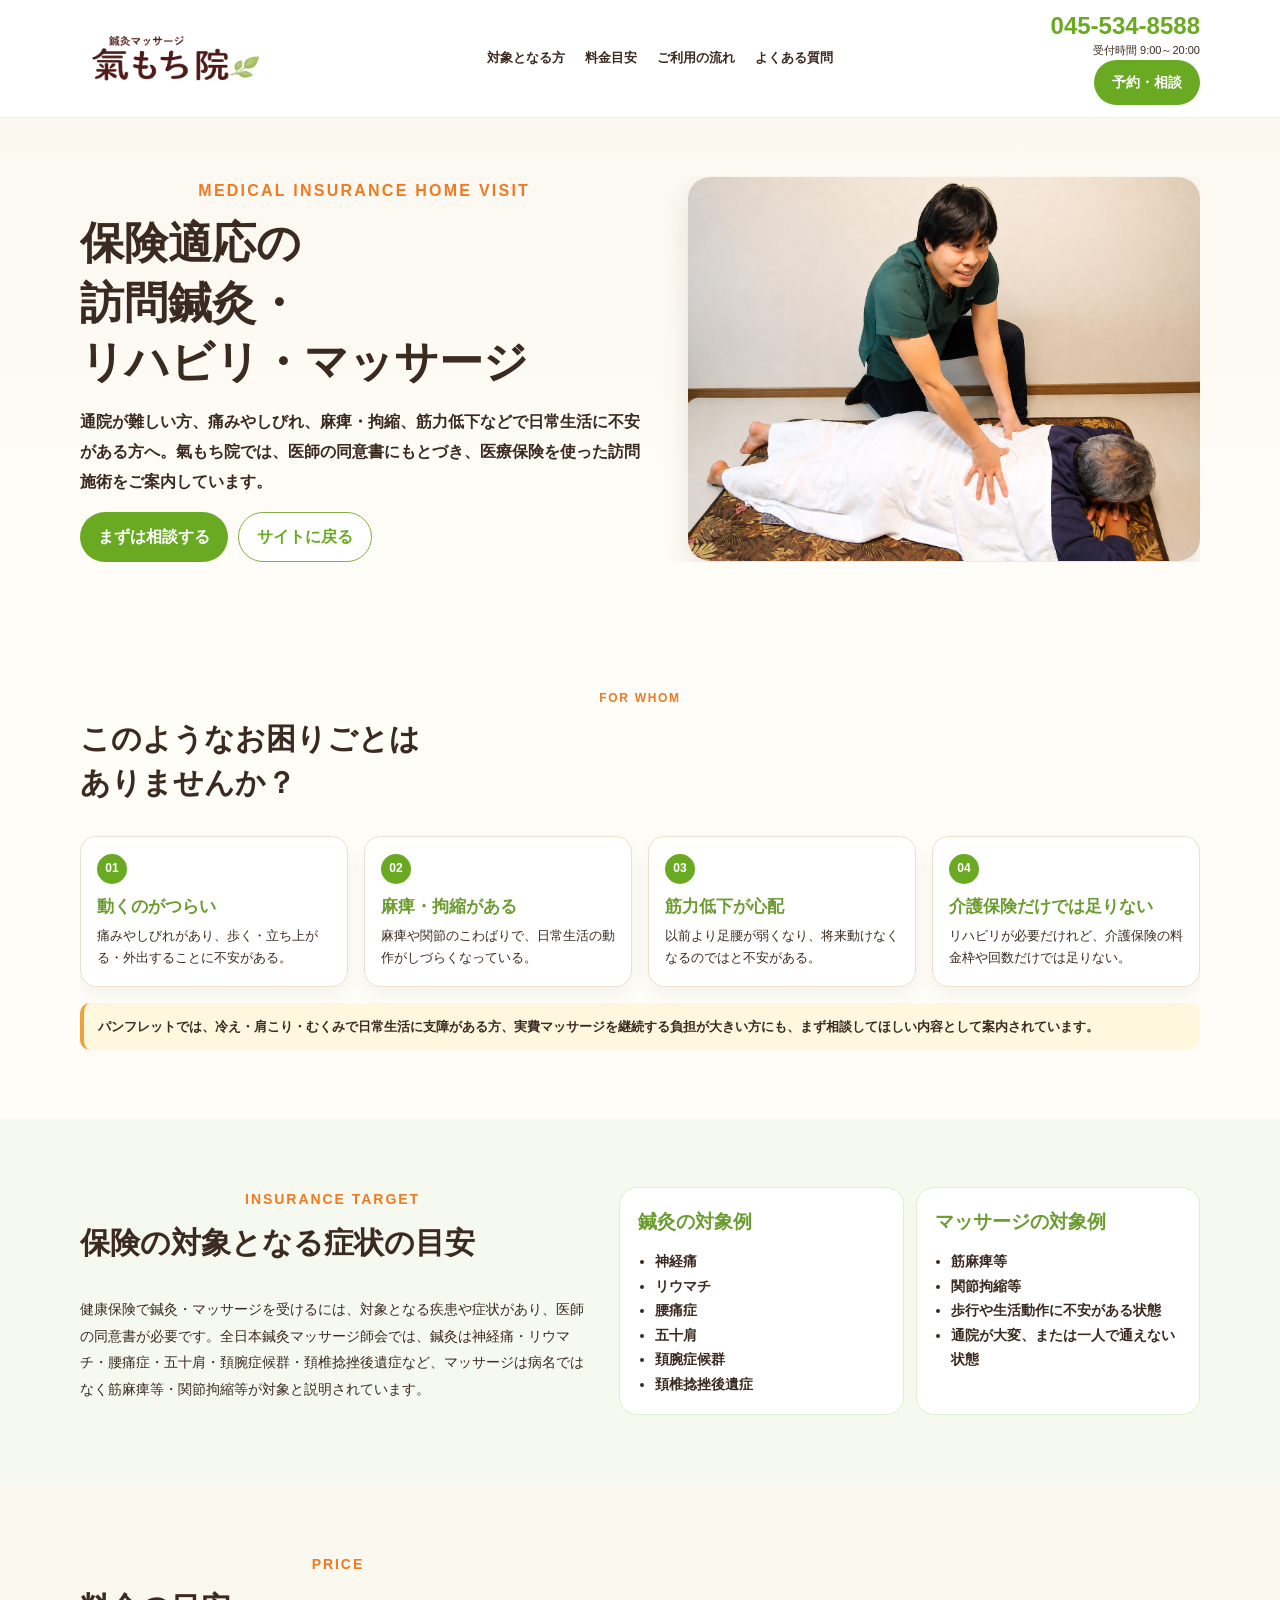
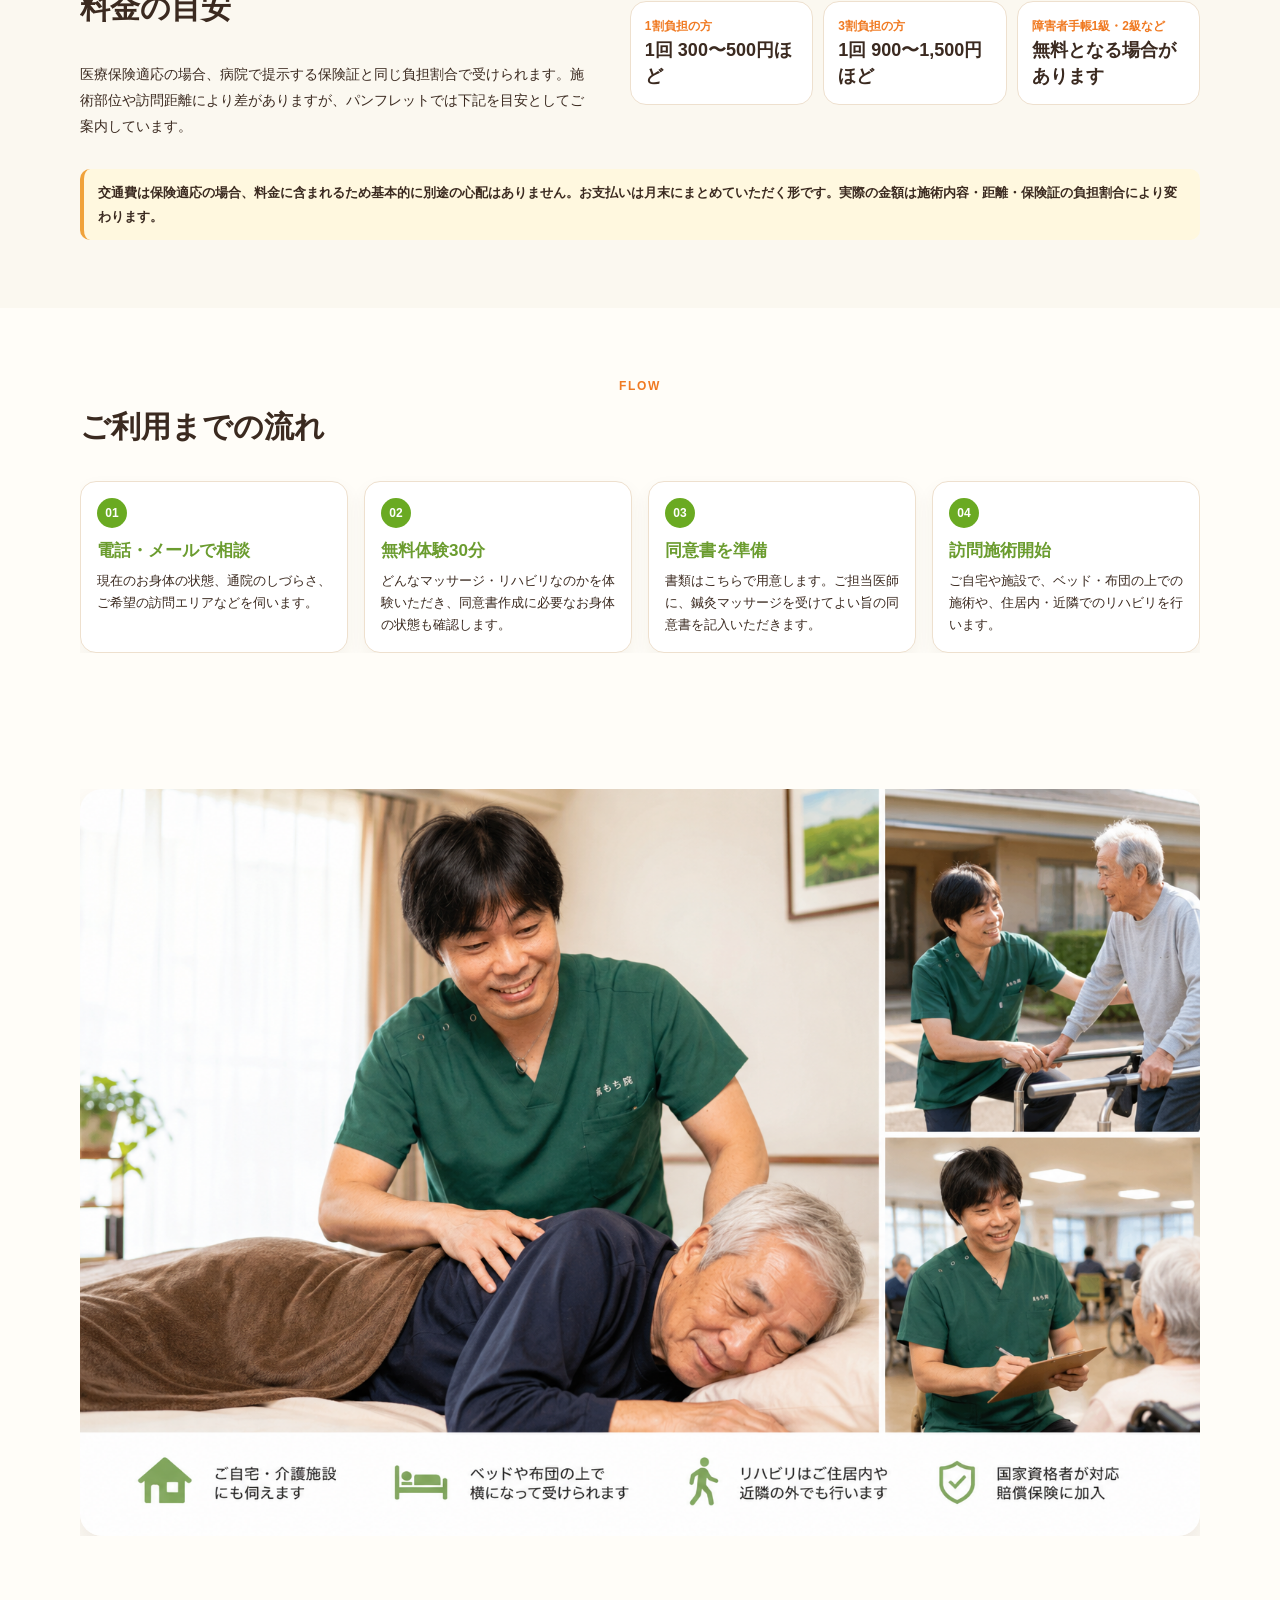
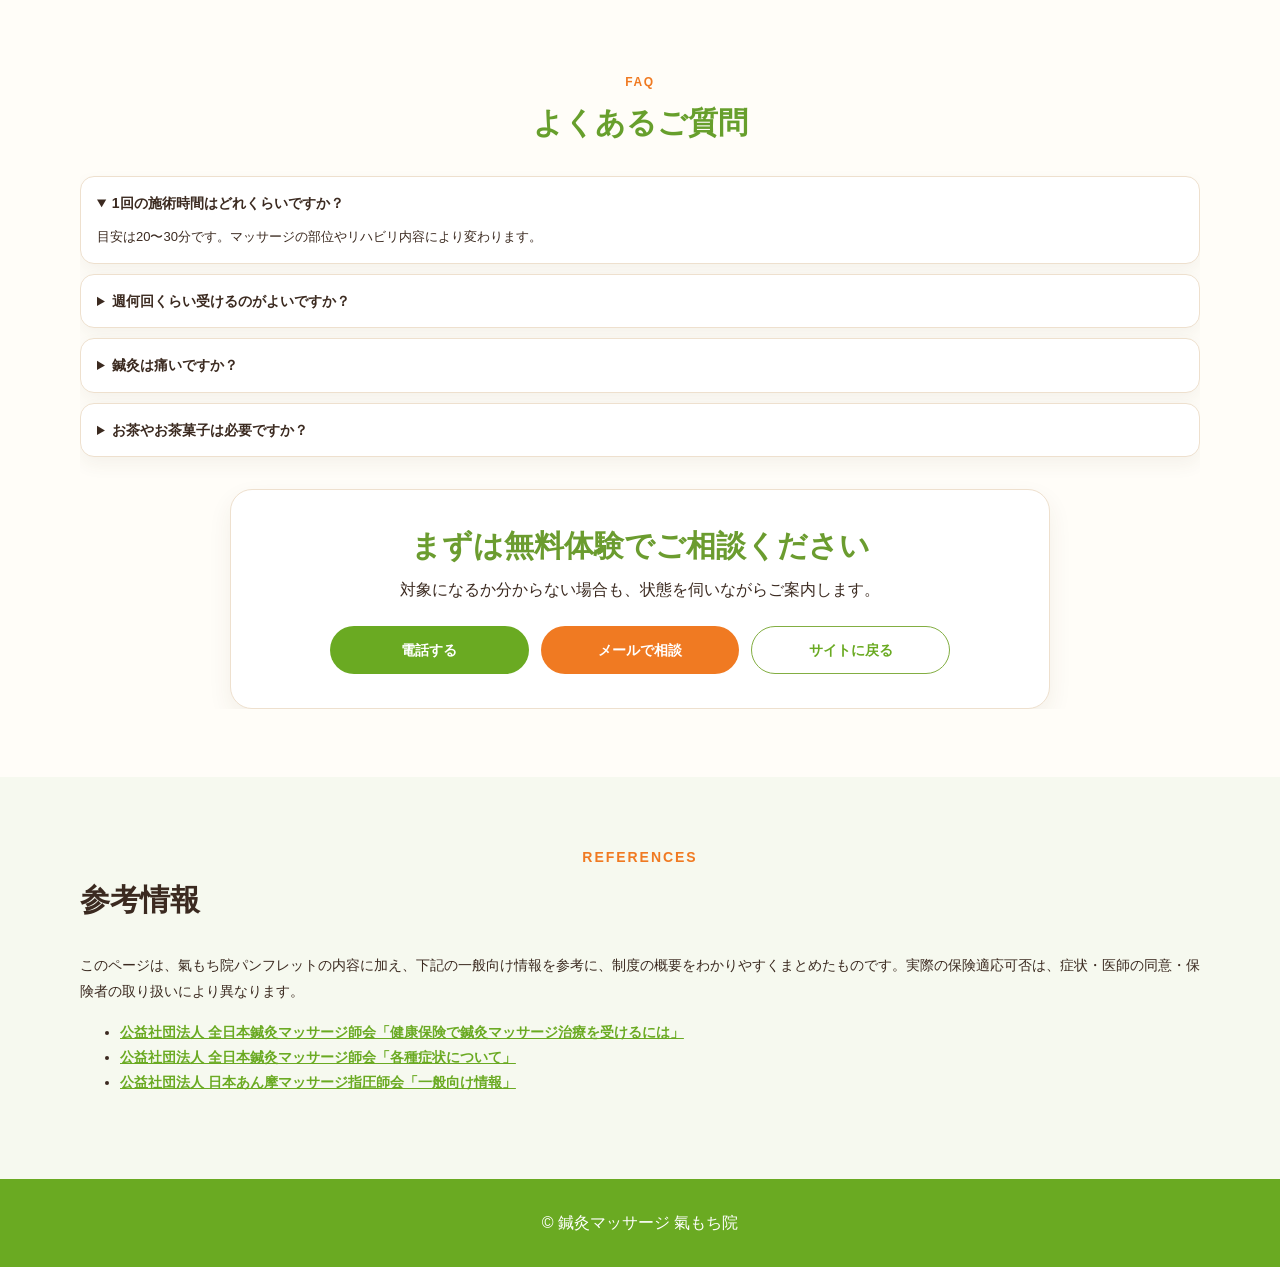
<file: insurance.html>
<!DOCTYPE html>
<html lang="ja">
<head>
  <meta charset="UTF-8" />
  <meta name="viewport" content="width=device-width, initial-scale=1.0" />
  <title>保険適応の訪問鍼灸・リハビリ・マッサージ｜氣もち院</title>
  <meta name="description" content="氣もち院の保険適応による訪問鍼灸・リハビリ・マッサージについて。対象となる症状、医師の同意書、料金目安、無料体験、施術の流れをわかりやすくご案内します。" />
  <link rel="icon" href="favicon.ico" sizes="any" />
  <link rel="icon" type="image/png" sizes="32x32" href="images/favicon-32x32.png" />
  <link rel="icon" type="image/png" sizes="16x16" href="images/favicon-16x16.png" />
  <link rel="apple-touch-icon" href="images/apple-touch-icon.png" />
  <link rel="manifest" href="site.webmanifest" />
  <meta name="theme-color" content="#6aaa22" />
  <link rel="stylesheet" href="style.css?v=20260723-1" />
  <style>
    @media (max-width: 699px) {
      .detail-page, .detail-page main, .detail-page section, .detail-page .container {
        width: 100%;
        max-width: 100vw;
        overflow-x: hidden;
      }
      .detail-page .container {
        padding-left: 36px;
        padding-right: 36px;
      }
      .detail-page .button-row {
        display: grid;
        grid-template-columns: 1fr;
      }
      .detail-page .button-row .btn {
        width: 100%;
      }
      .detail-page h1,
      .detail-page h2,
      .detail-page h3,
      .detail-page p,
      .detail-page li {
        max-width: 100%;
        white-space: normal;
        word-break: break-all;
        overflow-wrap: anywhere;
      }
    }
  </style>
</head>
<body class="detail-page">
<header class="site-header detail-header">
  <div class="container header-inner">
    <a class="logo" href="index.html#top" aria-label="氣もち院サイトトップへ戻る">
      <img src="images/logo.png" alt="鍼灸マッサージ 氣もち院" decoding="async" />
    </a>
    <nav class="nav" aria-label="詳細ページメニュー">
      <a href="#about">対象となる方</a>
      <a href="#price">料金目安</a>
      <a href="#flow">ご利用の流れ</a>
      <a href="#faq-detail">よくある質問</a>
    </nav>
    <div class="header-contact">
      <span>045-534-8588</span>
      <small>受付時間 9:00～20:00</small>
      <a href="index.html#reserve">予約・相談</a>
    </div>
  </div>
</header>

<main id="top">
  <section class="detail-hero">
    <div class="container detail-hero-grid">
      <div>
        <p class="section-kicker">Medical Insurance Home Visit</p>
        <h1>保険適応の<br>訪問鍼灸・<br>リハビリ・マッサージ</h1>
        <p>通院が難しい方、痛みやしびれ、麻痺・拘縮、筋力低下などで日常生活に不安がある方へ。氣もち院では、医師の同意書にもとづき、医療保険を使った訪問施術をご案内しています。</p>
        <div class="button-row">
          <a class="btn primary" href="index.html#reserve">まずは相談する</a>
          <a class="btn outline" href="index.html#insurance">サイトに戻る</a>
        </div>
      </div>
      <img src="images/photo_visit_massage.png" alt="訪問先で腹臥位の指圧を行う様子" decoding="async" fetchpriority="high" />
    </div>
  </section>

  <section id="about" class="section detail-section">
    <div class="container">
      <p class="section-kicker">For Whom</p>
      <h2>このようなお困りごとは<br>ありませんか？</h2>
      <div class="detail-card-grid">
        <article><span>01</span><h3>動くのがつらい</h3><p>痛みやしびれがあり、歩く・立ち上がる・外出することに不安がある。</p></article>
        <article><span>02</span><h3>麻痺・拘縮がある</h3><p>麻痺や関節のこわばりで、日常生活の動作がしづらくなっている。</p></article>
        <article><span>03</span><h3>筋力低下が心配</h3><p>以前より足腰が弱くなり、将来動けなくなるのではと不安がある。</p></article>
        <article><span>04</span><h3>介護保険だけでは足りない</h3><p>リハビリが必要だけれど、介護保険の料金枠や回数だけでは足りない。</p></article>
      </div>
      <p class="detail-note">パンフレットでは、冷え・肩こり・むくみで日常生活に支障がある方、実費マッサージを継続する負担が大きい方にも、まず相談してほしい内容として案内されています。</p>
    </div>
  </section>

  <section class="section target-section">
    <div class="container target-layout">
      <div>
        <p class="section-kicker">Insurance Target</p>
        <h2>保険の対象となる症状の目安</h2>
        <p>健康保険で鍼灸・マッサージを受けるには、対象となる疾患や症状があり、医師の同意書が必要です。全日本鍼灸マッサージ師会では、鍼灸は神経痛・リウマチ・腰痛症・五十肩・頚腕症候群・頚椎捻挫後遺症など、マッサージは病名ではなく筋麻痺等・関節拘縮等が対象と説明されています。</p>
      </div>
      <div class="target-cards">
        <article>
          <h3>鍼灸の対象例</h3>
          <ul>
            <li>神経痛</li>
            <li>リウマチ</li>
            <li>腰痛症</li>
            <li>五十肩</li>
            <li>頚腕症候群</li>
            <li>頚椎捻挫後遺症</li>
          </ul>
        </article>
        <article>
          <h3>マッサージの対象例</h3>
          <ul>
            <li>筋麻痺等</li>
            <li>関節拘縮等</li>
            <li>歩行や生活動作に不安がある状態</li>
            <li>通院が大変、または一人で通えない状態</li>
          </ul>
        </article>
      </div>
    </div>
  </section>

  <section id="price" class="section detail-section soft-detail">
    <div class="container price-layout">
      <div>
        <p class="section-kicker">Price</p>
        <h2>料金の目安</h2>
        <p>医療保険適応の場合、病院で提示する保険証と同じ負担割合で受けられます。施術部位や訪問距離により差がありますが、パンフレットでは下記を目安としてご案内しています。</p>
      </div>
      <div class="price-boxes">
        <div><span>1割負担の方</span><strong>1回 300〜500円ほど</strong></div>
        <div><span>3割負担の方</span><strong>1回 900〜1,500円ほど</strong></div>
        <div><span>障害者手帳1級・2級など</span><strong>無料となる場合があります</strong></div>
      </div>
    </div>
    <div class="container">
      <p class="detail-note">交通費は保険適応の場合、料金に含まれるため基本的に別途の心配はありません。お支払いは月末にまとめていただく形です。実際の金額は施術内容・距離・保険証の負担割合により変わります。</p>
    </div>
  </section>

  <section id="flow" class="section detail-section">
    <div class="container">
      <p class="section-kicker">Flow</p>
      <h2>ご利用までの流れ</h2>
      <div class="detail-flow">
        <article><span>01</span><h3>電話・メールで相談</h3><p>現在のお身体の状態、通院のしづらさ、ご希望の訪問エリアなどを伺います。</p></article>
        <article><span>02</span><h3>無料体験30分</h3><p>どんなマッサージ・リハビリなのかを体験いただき、同意書作成に必要なお身体の状態も確認します。</p></article>
        <article><span>03</span><h3>同意書を準備</h3><p>書類はこちらで用意します。ご担当医師に、鍼灸マッサージを受けてよい旨の同意書を記入いただきます。</p></article>
        <article><span>04</span><h3>訪問施術開始</h3><p>ご自宅や施設で、ベッド・布団の上での施術や、住居内・近隣でのリハビリを行います。</p></article>
      </div>
    </div>
  </section>

  <section class="section detail-section visit-section">
    <div class="container">
      <img class="home-care-service-image" src="images/home-care-service.png" alt="ご自宅・介護施設にも伺える訪問施術のご案内。ベッドや布団の上で横になって受けられ、リハビリは住居内や近隣の外でも行えます。国家資格者が対応し賠償保険にも加入しています。" loading="lazy" decoding="async" />
    </div>
  </section>

  <section id="faq-detail" class="section faq-section">
    <div class="container">
      <p class="section-kicker">FAQ</p>
      <h2>よくあるご質問</h2>
      <div class="faq-list">
        <details open>
          <summary>1回の施術時間はどれくらいですか？</summary>
          <p>目安は20〜30分です。マッサージの部位やリハビリ内容により変わります。</p>
        </details>
        <details>
          <summary>週何回くらい受けるのがよいですか？</summary>
          <p>パンフレットでは週2〜3回をおすすめしています。お身体の状態や生活リズムに合わせてご相談ください。</p>
        </details>
        <details>
          <summary>鍼灸は痛いですか？</summary>
          <p>まったくないとは言えませんが、鍼はとても細く、注射のような痛みとは異なります。お灸も火傷にならないよう注意して行います。</p>
        </details>
        <details>
          <summary>お茶やお茶菓子は必要ですか？</summary>
          <p>お気遣いは不要です。必要な料金をいただいていますので、どうぞご負担なくお迎えください。</p>
        </details>
      </div>
      <div class="detail-cta">
        <h2>まずは無料体験でご相談ください</h2>
        <p>対象になるか分からない場合も、状態を伺いながらご案内します。</p>
        <div class="button-row">
          <a class="btn primary" href="tel:0455348588">電話する</a>
          <a class="btn mail" href="mailto:kimochiin@gmail.com">メールで相談</a>
          <a class="btn outline" href="index.html#insurance">サイトに戻る</a>
        </div>
      </div>
    </div>
  </section>

  <section class="section source-section">
    <div class="container">
      <p class="section-kicker">References</p>
      <h2>参考情報</h2>
      <p>このページは、氣もち院パンフレットの内容に加え、下記の一般向け情報を参考に、制度の概要をわかりやすくまとめたものです。実際の保険適応可否は、症状・医師の同意・保険者の取り扱いにより異なります。</p>
      <ul>
        <li><a href="https://www.zensin.or.jp/kokumin/insurance/" target="_blank" rel="noopener">公益社団法人 全日本鍼灸マッサージ師会「健康保険で鍼灸マッサージ治療を受けるには」</a></li>
        <li><a href="https://www.zensin.or.jp/kokumin/symptom/" target="_blank" rel="noopener">公益社団法人 全日本鍼灸マッサージ師会「各種症状について」</a></li>
        <li><a href="https://nichimakai.or.jp/public.html" target="_blank" rel="noopener">公益社団法人 日本あん摩マッサージ指圧師会「一般向け情報」</a></li>
      </ul>
    </div>
  </section>
</main>

<div class="fixed-contact" aria-label="固定予約ボタン">
  <a class="fixed-tel" href="tel:0455348588">電話する</a>
  <a class="fixed-mail" href="mailto:kimochiin@gmail.com">メール相談</a>
</div>

<footer>
  <p>© 鍼灸マッサージ 氣もち院</p>
</footer>
<script src="script.js"></script>
</body>
</html>
</file>
<file: style.css>
*{box-sizing:border-box}html{scroll-behavior:smooth}body{margin:0;font-family:"Yu Gothic","Hiragino Sans",sans-serif;color:#3b2a20;background:#fffdf8;line-height:1.75;font-size:15px;padding-bottom:74px}.container{width:min(100% - 28px,1120px);margin:auto}img{max-width:100%;display:block}a{text-decoration:none}.site-header{position:sticky;top:0;z-index:50;background:rgba(255,255,255,.96);backdrop-filter:blur(8px);border-bottom:1px solid #eee}.header-inner{display:flex;align-items:center;justify-content:space-between;gap:10px;padding:8px 0}.logo img{width:128px}.nav{display:none}.header-contact{text-align:right}.header-contact span,.header-contact small{display:none}.header-contact a,.btn{display:inline-flex;align-items:center;justify-content:center;border-radius:999px;font-weight:900}.header-contact a{background:#6aaa22;color:#fff;padding:7px 12px;font-size:12px}.hero{background:#fbf7ed}.hero-frame{display:flex;flex-direction:column}.hero-overlay{order:1;padding:28px 6% 18px;background:linear-gradient(180deg,#fffdf8 0%,#fbf7ed 100%)}.hero-bg{order:2;width:100%;height:auto;object-fit:contain}.hero-catch{font-size:15px;font-weight:900;margin:0 0 8px}.hero-title{font-size:29px;line-height:1.42;margin:0 0 12px;font-weight:900;letter-spacing:.02em}.hero-title-line{display:block}.hero-title span span,.hero-title>span:last-child span{color:#f07a22}.hero-lead{font-size:13px;font-weight:800;line-height:1.7;margin:0 0 16px}.hero-btn{width:100%;background:#6aaa22;color:#fff;border-radius:12px;padding:12px 14px;font-size:13px;font-weight:900;box-shadow:0 10px 20px rgba(72,123,25,.2)}.hero-btn:after{content:"→";margin-left:10px}.trust-strip{background:#6aaa22;color:#fff;padding:10px 0}.trust-grid{display:grid;grid-template-columns:repeat(2,1fr);gap:8px;text-align:center}.trust-grid div{padding:6px 4px}.trust-grid strong{display:block;font-size:14px;line-height:1.35}.trust-grid span{display:block;font-size:10px;line-height:1.45;font-weight:700}.section{padding:38px 0}.soft,.policy-section,.access{background:#fbf8f0}.section-kicker{text-align:center;margin:0 0 8px;color:#f07a22;font-size:12px;font-weight:900;letter-spacing:.14em;text-transform:uppercase}.section h2{display:flex;align-items:center;justify-content:center;gap:8px;margin:0 0 22px;text-align:center;color:#679f2c;font-size:23px;line-height:1.45}.section h2 img{width:28px}.center{text-align:center;font-size:16px;font-weight:900}.center strong{color:#f07a22}.worry-grid{display:grid;grid-template-columns:repeat(2,1fr);gap:12px}.worry-card{background:#fff;border:1px solid #eee0ce;border-radius:16px;padding:12px 8px;text-align:center;box-shadow:0 8px 18px rgba(88,61,35,.06)}.worry-card img{height:92px;margin:0 auto 8px;object-fit:contain}.worry-card h3{font-size:12px;line-height:1.5;margin:0}.effect-grid{display:grid;grid-template-columns:repeat(2,1fr);gap:12px}.effect-grid article{background:#fff;border-radius:16px;padding:14px 10px;text-align:center;box-shadow:0 8px 18px rgba(88,61,35,.05)}.effect-grid img{width:90px;height:90px;object-fit:contain;border-radius:50%;background:#fffaf0;margin:0 auto 8px}.effect-grid h3{color:#6b9c2f;font-size:15px;line-height:1.45;margin:0}.effect-grid p{display:none}.policy-layout{display:grid;gap:18px}.policy-layout h2{display:block;color:#3b2a20;font-size:22px;text-align:left;margin-bottom:12px}.policy-layout p{font-size:14px;line-height:1.8}.policy-card{background:#fff;border:1px solid #eee0ce;border-radius:18px;padding:18px;box-shadow:0 8px 18px rgba(88,61,35,.06)}.policy-card h3{color:#6b9c2f;margin:0 0 10px}.policy-card ul{margin:0;padding-left:1.2em;font-weight:800;font-size:14px}.reason-layout{display:grid;gap:20px}.reason-grid{display:grid;grid-template-columns:repeat(2,1fr);gap:12px;text-align:center}.reason-grid article{background:#fff;border:1px solid #eee0ce;border-radius:16px;padding:14px 8px;box-shadow:0 8px 18px rgba(88,61,35,.05)}.reason-grid img{height:42px;margin:0 auto 8px}.reason-grid h3{color:#6b9c2f;font-size:14px;line-height:1.45;margin:0 0 4px}.reason-grid p{font-size:11px;line-height:1.55;margin:0}.treatment-photo{border-radius:18px;box-shadow:0 10px 22px rgba(0,0,0,.1)}.flow-grid{display:grid;grid-template-columns:repeat(2,1fr);gap:12px}.flow-grid article,.symptom-grid article{background:#fff;border:1px solid #eee0ce;border-radius:16px;padding:14px;box-shadow:0 8px 18px rgba(88,61,35,.06)}.flow-grid span{display:inline-flex;width:28px;height:28px;border-radius:50%;background:#6aaa22;color:#fff;align-items:center;justify-content:center;font-weight:900;font-size:12px}.flow-grid h3{color:#6b9c2f;margin:8px 0 4px;font-size:15px}.flow-grid p{font-size:12px;line-height:1.7;margin:0}.profile-layout{display:grid;grid-template-columns:96px 1fr;gap:16px;align-items:start}.profile-layout>img{width:96px;filter:drop-shadow(0 8px 12px rgba(0,0,0,.12))}.profile-layout h2{text-align:left;justify-content:flex-start;margin-bottom:8px}.profile-layout h3{font-size:20px;color:#3b2a20;margin:0 0 8px}.profile-layout p{font-size:13px;line-height:1.8}.license-list{grid-column:1 / -1;display:grid;gap:8px;margin-top:12px}.license-list div{border-bottom:1px solid #eee0ce;padding-bottom:8px}.license-list dt{font-weight:900;color:#6aaa22}.license-list dd{margin:0;font-weight:700;font-size:13px}.community-section.event-section{background:linear-gradient(180deg,#fff8bd 0%,#fff1a6 55%,#fff8d5 100%);padding:34px 0;overflow:hidden}.event-title-img-wrap{text-align:center;margin:0 auto 16px}.event-title-img{width:100%;max-width:520px;margin:auto;filter:drop-shadow(0 8px 16px rgba(91,121,31,.18))}.event-hero{display:grid;gap:16px}.event-copy .section-kicker{text-align:left}.event-copy h2{display:block;text-align:left;color:#3b2a20;font-size:25px;line-height:1.45;margin:0 0 12px}.event-heading-line{display:block}.event-heading em{color:#e56d15;font-style:normal}.event-copy p{font-size:14px;line-height:1.85;font-weight:800;margin:0}.event-photo-card{border:5px solid rgba(255,255,255,.8);border-radius:24px;overflow:hidden;box-shadow:0 12px 26px rgba(88,61,35,.14)}.event-photo-card img{width:100%;aspect-ratio:16/10;object-fit:cover;object-position:center}.event-program-grid{display:grid;gap:14px;margin-top:18px}.event-program-card{background:rgba(255,255,255,.9);border:1px solid rgba(238,191,95,.65);border-radius:22px;padding:18px;box-shadow:0 12px 26px rgba(88,61,35,.09);display:grid;grid-template-columns:1fr 110px;gap:8px;align-items:end}.program-label{display:block;color:#6b625a;font-size:12px;margin-bottom:6px}.event-program-card h3{font-size:18px;line-height:1.42;color:#e56d15;margin:0 0 8px}.event-program-card h3 span{display:inline}.event-program-card p{font-size:13px;line-height:1.75;font-weight:800;margin:0 0 10px}.event-program-card ul{list-style:none;margin:0;padding:0;display:grid;gap:5px}.event-program-card li{position:relative;padding-left:18px;font-size:12px;font-weight:900}.event-program-card li:before{content:"✓";position:absolute;left:0;color:#79b530}.event-program-illust{width:110px;max-height:130px;object-fit:contain;align-self:end}.event-info-bar{margin-top:16px;background:rgba(255,255,255,.88);border:1px solid rgba(238,191,95,.65);border-radius:18px;padding:16px;display:grid;grid-template-columns:repeat(2,1fr);gap:12px}.event-info-bar>div:first-child{grid-column:1 / -1}.event-info-bar span{display:block;color:#6aaa22;font-size:12px;font-weight:900}.event-info-bar strong{font-size:16px;line-height:1.4}.event-info-main strong{font-size:24px}.event-info-bar small{display:block;font-size:12px;font-weight:800;line-height:1.6}.event-note{background:rgba(255,255,255,.78);border:1px solid #ecd69f;border-radius:14px;padding:10px 12px;font-size:11px;line-height:1.7;margin:14px 0 0}.campaign{padding:30px 0;background:#fffdf8}.campaign img{border-radius:14px;box-shadow:0 10px 22px rgba(88,61,35,.08)}.voice-lead{font-size:12px;text-align:center;color:#7a6b5f;font-weight:700;margin:-12px auto 18px}.voice-grid{display:grid;gap:12px}.voice{display:flex;gap:12px;background:#fff;border:1px solid #eee0ce;border-radius:16px;box-shadow:0 8px 18px rgba(88,61,35,.06);padding:13px}.voice img{width:54px;height:54px;border-radius:50%;object-fit:cover;flex:none}.voice strong{font-size:13px;line-height:1.45}.voice p{font-size:12px;line-height:1.65;margin:4px 0 0}.voice-more,.faq-more{text-align:center;margin-top:14px}.voice-more summary,.faq-more>summary{display:inline-flex;align-items:center;justify-content:center;gap:8px;width:100%;list-style:none;cursor:pointer;background:#fff;color:#6aaa22;border:1px solid #b8d796;border-radius:999px;padding:10px 22px;font-weight:900;box-shadow:0 8px 18px rgba(88,61,35,.08)}summary::-webkit-details-marker{display:none}.voice-more summary:after,.faq-more>summary:after{content:"＋"}.voice-more[open] summary:after,.faq-more[open]>summary:after{content:"−"}.more-voice-grid,.faq-more-list{margin-top:14px;text-align:left}.faq-list{display:grid;gap:10px}.faq-list details{background:#fff;border:1px solid #eee0ce;border-radius:14px;padding:14px 16px;box-shadow:0 8px 18px rgba(88,61,35,.06)}.faq-list summary{cursor:pointer;font-weight:900;font-size:14px}.faq-list p{font-size:13px;margin:10px 0 0}.local-section{display:none}.access-grid{display:grid;gap:14px}.access-info,.reserve-box{background:#fff;border-radius:18px;padding:18px;box-shadow:0 8px 18px rgba(88,61,35,.06)}.access-info h2{display:block;text-align:left;color:#3b2a20;margin:0 0 12px}.outline{border:1px solid #83ae42;color:#6aaa22;background:#fff;padding:10px 18px}.map{width:100%;min-height:240px;border:0;border-radius:18px}.reserve-box{text-align:center}.reserve-box strong{display:block;font-size:28px;line-height:1.2}.reserve-box small{display:block;margin:8px 0 14px}.primary{background:#6aaa22;color:#fff;padding:11px 18px}.line{background:#06c755;color:#fff;padding:11px 18px;margin-top:8px;width:100%}.reserve-box .primary{width:100%;margin-top:8px}.closing-banner{background:linear-gradient(90deg,#f5f8e9,#fbfff5,#f3f8e8)}.closing-inner{display:grid;grid-template-columns:80px 1fr;gap:12px;align-items:center;padding:16px 0}.closing-person{width:86px;align-self:end}.closing-message p{font-size:13px;line-height:1.7;font-weight:900;margin:0}.page-top-btn{grid-column:1/-1;justify-self:center;display:inline-flex;align-items:center;gap:10px;background:#fff;color:#3b2a20;border-radius:999px;padding:9px 14px;font-size:13px;font-weight:900;box-shadow:0 8px 18px rgba(80,80,40,.10)}.page-top-btn b{width:30px;height:30px;border-radius:50%;display:inline-flex;align-items:center;justify-content:center;background:#f6fbef;color:#6aaa22}footer{background:#6aaa22;color:#fff;text-align:center;padding:12px 0 84px}.fixed-contact{display:flex;position:fixed;left:0;right:0;bottom:0;z-index:9999;background:#fff;box-shadow:0 -8px 22px rgba(60,50,30,.14);border-top:1px solid #e9dcc8}.fixed-contact a{flex:1;text-align:center;color:#fff;font-weight:900;padding:15px 8px;font-size:15px;letter-spacing:.04em}.fixed-tel{background:#6aaa22}.fixed-tel:before{content:"☎ "}.fixed-line{background:#06c755}.fixed-line:before{content:"LINE "}
@media (min-width:700px){body{font-size:16px;padding-bottom:0}.container{width:min(1120px,92%)}.header-inner{padding:12px 0}.logo img{width:190px}.nav{display:flex;gap:20px;white-space:nowrap}.nav a{color:#3b2a20;font-weight:900;font-size:13px}.header-contact span,.header-contact small{display:block}.header-contact span{color:#6aaa22;font-size:24px;font-weight:900;line-height:1.2}.header-contact small{font-size:11px}.header-contact a{padding:10px 18px;font-size:14px}.hero{padding:0}.hero-frame{position:relative;display:block;width:min(1120px,92%);margin:0 auto;overflow:hidden}.hero-bg{width:100%;height:auto}.hero-overlay{position:absolute;left:clamp(26px,4vw,70px);top:50%;transform:translateY(-50%);width:min(520px,40%);padding:0;background:transparent}.hero-catch{font-size:clamp(16px,1.35vw,22px);margin-bottom:14px}.hero-title{font-size:clamp(30px,2.65vw,44px);line-height:1.36;white-space:normal}.hero-title-line{white-space:nowrap}.hero-lead{font-size:clamp(13px,1.05vw,16px);line-height:1.85;margin-bottom:20px}.hero-btn{width:auto;padding:13px 26px;font-size:15px}.trust-grid{grid-template-columns:repeat(4,1fr)}.trust-grid div{border-right:1px solid rgba(255,255,255,.32)}.trust-grid div:last-child{border-right:0}.trust-grid strong{font-size:18px}.trust-grid span{font-size:12px}.section{padding:62px 0}.section h2{font-size:30px;margin-bottom:32px}.section h2 img{width:38px}.worry-grid,.effect-grid{grid-template-columns:repeat(4,1fr);gap:20px}.worry-card{padding:18px}.worry-card img{height:145px}.worry-card h3{font-size:15px}.effect-grid article{padding:24px}.effect-grid img{width:145px;height:145px}.effect-grid h3{font-size:20px}.effect-grid p{display:block;font-size:14px;line-height:1.8}.policy-layout,.reason-layout,.access-grid{grid-template-columns:1.1fr .9fr;display:grid;gap:36px;align-items:center}.reason-grid{grid-template-columns:repeat(4,1fr);gap:0}.reason-grid article{border-radius:0;border:0;border-right:1px solid #e8decf;box-shadow:none}.reason-grid article:last-child{border-right:0}.flow-grid{grid-template-columns:repeat(4,1fr);gap:18px}.profile-layout{grid-template-columns:260px 1fr;gap:32px}.profile-layout>img{width:220px}.license-list{grid-column:auto}.license-list div{display:grid;grid-template-columns:110px 1fr}.community-section.event-section{padding:44px 0 48px}.event-title-img{width:min(660px,86%)}.event-hero{grid-template-columns:1fr .92fr;gap:28px;align-items:center}.event-copy h2{font-size:clamp(28px,2.55vw,36px);line-height:1.45}.event-heading-line{white-space:nowrap}.event-copy p{font-size:15px}.event-program-grid{grid-template-columns:repeat(2,1fr);gap:18px}.event-program-card{min-height:320px;grid-template-columns:minmax(0,1fr) 220px;padding:22px;gap:18px}.event-program-text{display:flex;flex-direction:column;height:100%}.event-program-card h3{font-size:21px;min-height:64px}.event-program-card h3 span{display:block;white-space:nowrap}.event-program-card p{min-height:116px;font-size:14px}.event-program-card ul{margin-top:auto}.event-program-card li{font-size:14px}.event-program-illust{width:220px;height:220px;max-height:220px}.selfcare-card .event-program-illust{width:230px}.event-info-bar{grid-template-columns:1.4fr repeat(4,1fr);gap:12px;padding:18px 20px}.event-info-bar>div{border-left:1px dashed #d8bc77;padding-left:14px}.event-info-bar>div:first-child{grid-column:auto;border-left:0;padding-left:0}.event-info-main strong{font-size:24px}.event-info-bar strong{font-size:17px}.voice-grid{grid-template-columns:repeat(3,1fr);gap:18px}.more-voice-grid{grid-template-columns:repeat(3,1fr)}.voice-more summary,.faq-more>summary{width:auto}.local-section{display:block;background:#f6f9ef}.local-section p{max-width:900px;margin:0 auto 14px;font-weight:700}.access-grid{grid-template-columns:1fr 1.2fr 1fr}.map{min-height:300px}.closing-inner{grid-template-columns:160px 1fr 220px;min-height:155px}.closing-person{width:145px}.closing-message p{font-size:clamp(18px,1.65vw,23px)}.page-top-btn{grid-column:auto;justify-self:end}.fixed-contact{display:none}footer{padding:14px 0}}
@media (min-width:1000px){.hero-frame{width:min(1080px,92%)}.section{padding:68px 0}}
.services-section{background:#fffdf8}.service-grid{display:grid;gap:14px}.service-card{background:#fff;border:1px solid #eee0ce;border-radius:18px;overflow:hidden;box-shadow:0 10px 22px rgba(88,61,35,.07)}.service-card img{width:100%;height:170px;object-fit:cover}.service-card div{padding:16px}.service-card span{display:block;color:#f07a22;font-size:11px;font-weight:900;letter-spacing:.12em;text-transform:uppercase}.service-card h3{color:#6b9c2f;font-size:19px;margin:4px 0 8px;line-height:1.35}.service-card p{font-size:13px;line-height:1.75;margin:0 0 10px}.service-card strong{display:inline-flex;background:#f6fbef;color:#4f821b;border-radius:999px;padding:6px 11px;font-size:12px}.insurance-section{background:#f6f9ef}.insurance-layout{display:grid;gap:18px}.insurance-copy h2{display:block;text-align:left;color:#3b2a20;margin-bottom:12px}.insurance-copy p{font-size:14px;line-height:1.85}.insurance-price{display:grid;gap:10px;margin:16px 0}.insurance-price div{background:#fff;border:1px solid #dfeecb;border-radius:16px;padding:14px}.insurance-price span{display:block;color:#6aaa22;font-size:12px;font-weight:900}.insurance-price strong{display:block;font-size:19px;color:#3b2a20}.note{background:#fff8df;border-left:4px solid #f0a23a;border-radius:10px;padding:10px 12px;font-weight:800}.insurance-photo-stack{display:block}.insurance-photo-stack img{width:100%;border-radius:18px;box-shadow:0 10px 22px rgba(88,61,35,.11);object-fit:cover;aspect-ratio:4/3}.insurance-points{display:grid;gap:10px;margin-top:16px}.insurance-points article{background:#fff;border:1px solid #dfeecb;border-radius:16px;padding:14px}.insurance-points span{display:block;color:#f07a22;font-weight:900;margin-bottom:4px}.insurance-points p{font-size:13px;line-height:1.7;margin:0}.astrology-section{background:linear-gradient(180deg,#fffdf8 0%,#fbf7ed 100%)}.astrology-box{display:grid;gap:16px;background:#fff;border:1px solid #eee0ce;border-radius:22px;padding:20px;box-shadow:0 10px 24px rgba(88,61,35,.07)}.astrology-box h2{display:block;text-align:left;color:#3b2a20;margin-bottom:10px}.astrology-box p{font-size:14px;line-height:1.85}.astrology-image{width:100%;border-radius:18px;box-shadow:0 12px 26px rgba(88,61,35,.12);object-fit:cover;aspect-ratio:4/3}.mail,.fixed-mail{background:#f07a22;color:#fff}.reserve-box .mail{width:100%;margin-top:8px;padding:11px 18px}.reserve-link{display:inline-block;margin-top:10px;color:#6aaa22;font-size:13px;font-weight:900}.access-info a:not(.btn){color:#6aaa22;font-weight:900}.fixed-mail:before{content:"✉ "}
@media (min-width:700px){.service-grid{grid-template-columns:repeat(3,1fr);gap:18px}.service-card img{height:210px}.service-card h3{font-size:22px}.service-card p{font-size:14px}.insurance-layout{grid-template-columns:1.05fr .95fr;align-items:center;gap:34px}.insurance-price{grid-template-columns:repeat(2,1fr)}.insurance-points{grid-template-columns:repeat(3,1fr);gap:14px;margin-top:22px}.astrology-box{grid-template-columns:1fr 320px;align-items:center;padding:30px}.astrology-image{min-height:240px}.reserve-box .mail{width:100%}.fixed-mail{background:#f07a22}}
@media (max-width:699px){body{overflow-x:hidden}.site-header{width:100vw;max-width:100vw;overflow:hidden}.site-header .header-inner{position:relative;width:100vw;max-width:100vw;min-height:56px;padding-left:18px;padding-right:18px}.site-header .logo img{width:112px}.header-contact{display:none}}
.text-link{display:inline-flex;margin-top:8px;color:#6aaa22;font-size:13px;font-weight:900}.button-row{display:flex;flex-wrap:wrap;gap:10px;align-items:center}.detail-page{background:#fffdf8}.detail-header .logo{display:block}.detail-hero{background:linear-gradient(180deg,#fbf8f0 0%,#fffdf8 100%);padding:34px 0}.detail-hero-grid{display:grid;gap:18px;align-items:center}.detail-hero h1{font-size:31px;line-height:1.35;margin:0 0 12px;color:#3b2a20}.detail-hero p{font-size:14px;line-height:1.85;font-weight:800}.detail-hero img{border-radius:22px;box-shadow:0 14px 28px rgba(88,61,35,.12);width:100%;aspect-ratio:4/3;object-fit:cover}.detail-section h2,.target-section h2{display:block;color:#3b2a20;text-align:left}.detail-card-grid,.detail-flow{display:grid;gap:12px}.detail-card-grid article,.detail-flow article{background:#fff;border:1px solid #eee0ce;border-radius:16px;padding:16px;box-shadow:0 8px 18px rgba(88,61,35,.06)}.detail-card-grid span,.detail-flow span{display:inline-flex;width:30px;height:30px;border-radius:50%;align-items:center;justify-content:center;background:#6aaa22;color:#fff;font-weight:900;font-size:12px}.detail-card-grid h3,.detail-flow h3{color:#6b9c2f;margin:8px 0 4px;font-size:17px}.detail-card-grid p,.detail-flow p{font-size:13px;line-height:1.7;margin:0}.detail-note{background:#fff8df;border-left:4px solid #f0a23a;border-radius:10px;padding:12px 14px;font-size:13px;font-weight:800;line-height:1.8;margin:16px 0 0}.target-section{background:#f6f9ef}.target-layout{display:grid;gap:18px}.target-layout p{font-size:14px;line-height:1.9}.target-cards{display:grid;gap:12px}.target-cards article{background:#fff;border:1px solid #dfeecb;border-radius:18px;padding:18px}.target-cards h3{color:#6b9c2f;margin:0 0 10px}.target-cards ul{margin:0;padding-left:1.2em;font-weight:800;font-size:14px}.soft-detail{background:#fbf8f0}.price-layout{display:grid;gap:16px}.price-layout p{font-size:14px;line-height:1.85}.price-boxes{display:grid;gap:10px}.price-boxes div{background:#fff;border:1px solid #eee0ce;border-radius:16px;padding:14px}.price-boxes span{display:block;color:#f07a22;font-size:12px;font-weight:900}.price-boxes strong{display:block;color:#3b2a20;font-size:18px;line-height:1.45}.visit-grid{display:grid;gap:18px;align-items:center}.visit-grid img{border-radius:22px;box-shadow:0 14px 28px rgba(88,61,35,.12);width:100%;height:auto;max-height:none;object-fit:contain;background:#f7f1e9}.visit-grid p{font-size:14px;line-height:1.85}.detail-cta{background:#fff;border:1px solid #eee0ce;border-radius:22px;padding:20px;margin-top:24px;text-align:center;box-shadow:0 10px 24px rgba(88,61,35,.07)}.detail-cta h2{text-align:center;color:#6b9c2f;margin-bottom:8px}.detail-cta .button-row{justify-content:center}.source-section{background:#f6f9ef}.source-section h2{display:block;text-align:left;color:#3b2a20}.source-section p,.source-section li{font-size:13px;line-height:1.8}.source-section a{color:#6aaa22;font-weight:900;text-decoration:underline}.detail-page .fixed-mail{background:#f07a22}
@media (min-width:700px){.detail-hero{padding:58px 0}.detail-hero-grid{grid-template-columns:1fr .9fr;gap:40px}.detail-hero h1{font-size:44px}.detail-hero p{font-size:16px}.detail-card-grid{grid-template-columns:repeat(4,1fr);gap:16px}.target-layout{grid-template-columns:1fr 1.15fr;gap:34px;align-items:center}.target-cards{grid-template-columns:repeat(2,1fr)}.price-layout{grid-template-columns:.95fr 1.05fr;gap:34px;align-items:center}.price-boxes{grid-template-columns:repeat(3,1fr)}.detail-flow{grid-template-columns:repeat(4,1fr);gap:16px}.visit-grid{grid-template-columns:.85fr 1.15fr;gap:34px}.detail-cta{padding:28px}.source-section p,.source-section li{font-size:14px}}

/* Typography: keep headings clear while avoiding overly heavy Japanese text. */
body{
  font-family:-apple-system,BlinkMacSystemFont,"Hiragino Sans","Yu Gothic Medium","Yu Gothic",Meiryo,sans-serif;
  font-weight:400;
}
.nav a,
.header-contact a,
.hero-btn,
.trust-grid strong,
.section-kicker,
.section h2,
.service-card span,
.service-card h3{
  font-weight:700;
}
.header-contact span{
  font-weight:800;
}
.hero-catch,
.hero-title{
  font-weight:700;
}
.hero-lead,
.trust-grid span,
.service-card strong{
  font-weight:600;
}
.service-card p{
  font-weight:400;
}
.detail-page h1,.detail-page h2,.detail-page h3,.detail-page p,.detail-page li{overflow-wrap:anywhere;word-break:normal}.detail-page .container{max-width:100%;overflow:hidden}
.home-care-service-image{width:100%;border-radius:22px;box-shadow:0 14px 30px rgba(88,61,35,.12)}
@media (max-width:699px){.detail-page *{min-width:0;max-width:100%}.detail-page h1,.detail-page h2,.detail-page h3,.detail-page p,.detail-page li{white-space:normal;word-break:break-all;overflow-wrap:anywhere}.detail-hero h1{font-size:28px;line-height:1.42}.detail-section h2,.target-section h2,.source-section h2{font-size:22px;line-height:1.45}.detail-card-grid article,.detail-flow article,.target-cards article,.price-boxes div{min-width:0}.detail-page .button-row .btn{flex:1 1 140px}}

/* Insurance detail CTA: balanced card and equal-sized action buttons. */
.detail-cta{
  max-width:820px;
  margin:32px auto 0;
  padding:34px clamp(22px,5vw,54px);
}
.detail-cta h2{
  margin:0 0 8px;
  font-size:clamp(22px,3vw,30px);
  line-height:1.45;
}
.detail-cta p{
  margin:0 0 22px;
  font-weight:500;
}
.detail-cta .button-row{
  display:grid;
  grid-template-columns:repeat(3,minmax(0,1fr));
  gap:12px;
  width:min(100%,620px);
  margin:0 auto;
}
.detail-cta .button-row .btn{
  width:100%;
  min-height:48px;
  padding:12px 18px;
  font-size:14px;
  line-height:1.3;
  font-weight:700;
  white-space:nowrap;
}
@media (max-width:699px){
  .detail-cta{
    padding:26px 18px;
  }
  .detail-cta .button-row{
    grid-template-columns:1fr;
    width:min(100%,320px);
  }
}

/* Responsive refinement: keep the mobile-first layout comfortable on tablets. */
@media (min-width:700px) and (max-width:1023px){
  body{
    padding-bottom:74px;
  }
  .container{
    width:min(100% - 40px,900px);
  }
  .header-inner{
    min-height:64px;
    padding:8px 0;
  }
  .logo{
    flex:0 0 auto;
  }
  .logo img{
    width:150px;
  }
  .nav,
  .header-contact{
    display:none;
  }
  .fixed-contact{
    display:flex;
  }
  footer{
    padding-bottom:84px;
  }
  .hero-frame{
    width:100%;
  }
  .hero-overlay{
    left:5%;
    width:min(420px,48%);
  }
  .hero-title{
    font-size:clamp(30px,4.5vw,38px);
  }
  .hero-btn{
    padding:12px 16px;
    font-size:13px;
    white-space:nowrap;
  }
  .trust-grid,
  .worry-grid,
  .effect-grid,
  .flow-grid,
  .detail-card-grid,
  .detail-flow{
    grid-template-columns:repeat(2,1fr);
  }
  .service-grid{
    grid-template-columns:repeat(2,1fr);
  }
  .reason-layout,
  .access-grid,
  .detail-hero-grid,
  .target-layout,
  .price-layout,
  .visit-grid{
    grid-template-columns:1fr;
  }
  .reason-grid{
    grid-template-columns:repeat(2,1fr);
    gap:14px;
  }
  .reason-grid article{
    border:1px solid #eee0ce;
    border-radius:16px;
    box-shadow:0 8px 18px rgba(88,61,35,.05);
  }
  .profile-layout{
    grid-template-columns:200px 1fr;
  }
  .profile-layout>img{
    width:190px;
  }
  .event-hero{
    grid-template-columns:1fr 1fr;
  }
  .event-program-grid{
    grid-template-columns:1fr;
  }
  .event-program-card{
    grid-template-columns:minmax(0,1fr) 180px;
    min-height:0;
  }
  .event-program-card h3,
  .event-program-card p{
    min-height:0;
  }
  .event-program-illust,
  .selfcare-card .event-program-illust{
    width:180px;
    height:180px;
  }
  .event-info-bar{
    grid-template-columns:repeat(2,1fr);
  }
  .event-info-bar>div:first-child{
    grid-column:1 / -1;
  }
  .event-info-bar>div:nth-child(2n){
    border-left:0;
    padding-left:0;
  }
  .voice-grid,
  .more-voice-grid{
    grid-template-columns:repeat(2,1fr);
  }
  .closing-inner{
    grid-template-columns:120px 1fr;
  }
  .closing-person{
    width:115px;
  }
  .page-top-btn{
    grid-column:1 / -1;
    justify-self:center;
  }
  .detail-hero h1{
    font-size:36px;
  }
  .detail-hero img{
    max-height:460px;
  }
}

/* Small-screen usability and natural Japanese line wrapping. */
@media (max-width:699px){
  .detail-page h1,
  .detail-page h2,
  .detail-page h3,
  .detail-page p,
  .detail-page li{
    word-break:normal;
    overflow-wrap:anywhere;
  }
  .logo{
    display:flex;
    align-items:center;
    min-height:44px;
  }
  .faq-list summary{
    display:flex;
    align-items:center;
    min-height:44px;
  }
  .source-section a{
    display:inline-block;
    padding:6px 0;
  }
  .fixed-contact a{
    min-height:56px;
  }
}

@media (max-width:480px){
  .event-program-card{
    grid-template-columns:1fr;
  }
  .event-program-illust,
  .selfcare-card .event-program-illust{
    width:150px;
    height:150px;
    justify-self:center;
  }
}

@media (max-width:360px){
  .event-info-bar{
    grid-template-columns:1fr;
  }
  .event-info-bar>div:first-child{
    grid-column:auto;
  }
}
</file>
